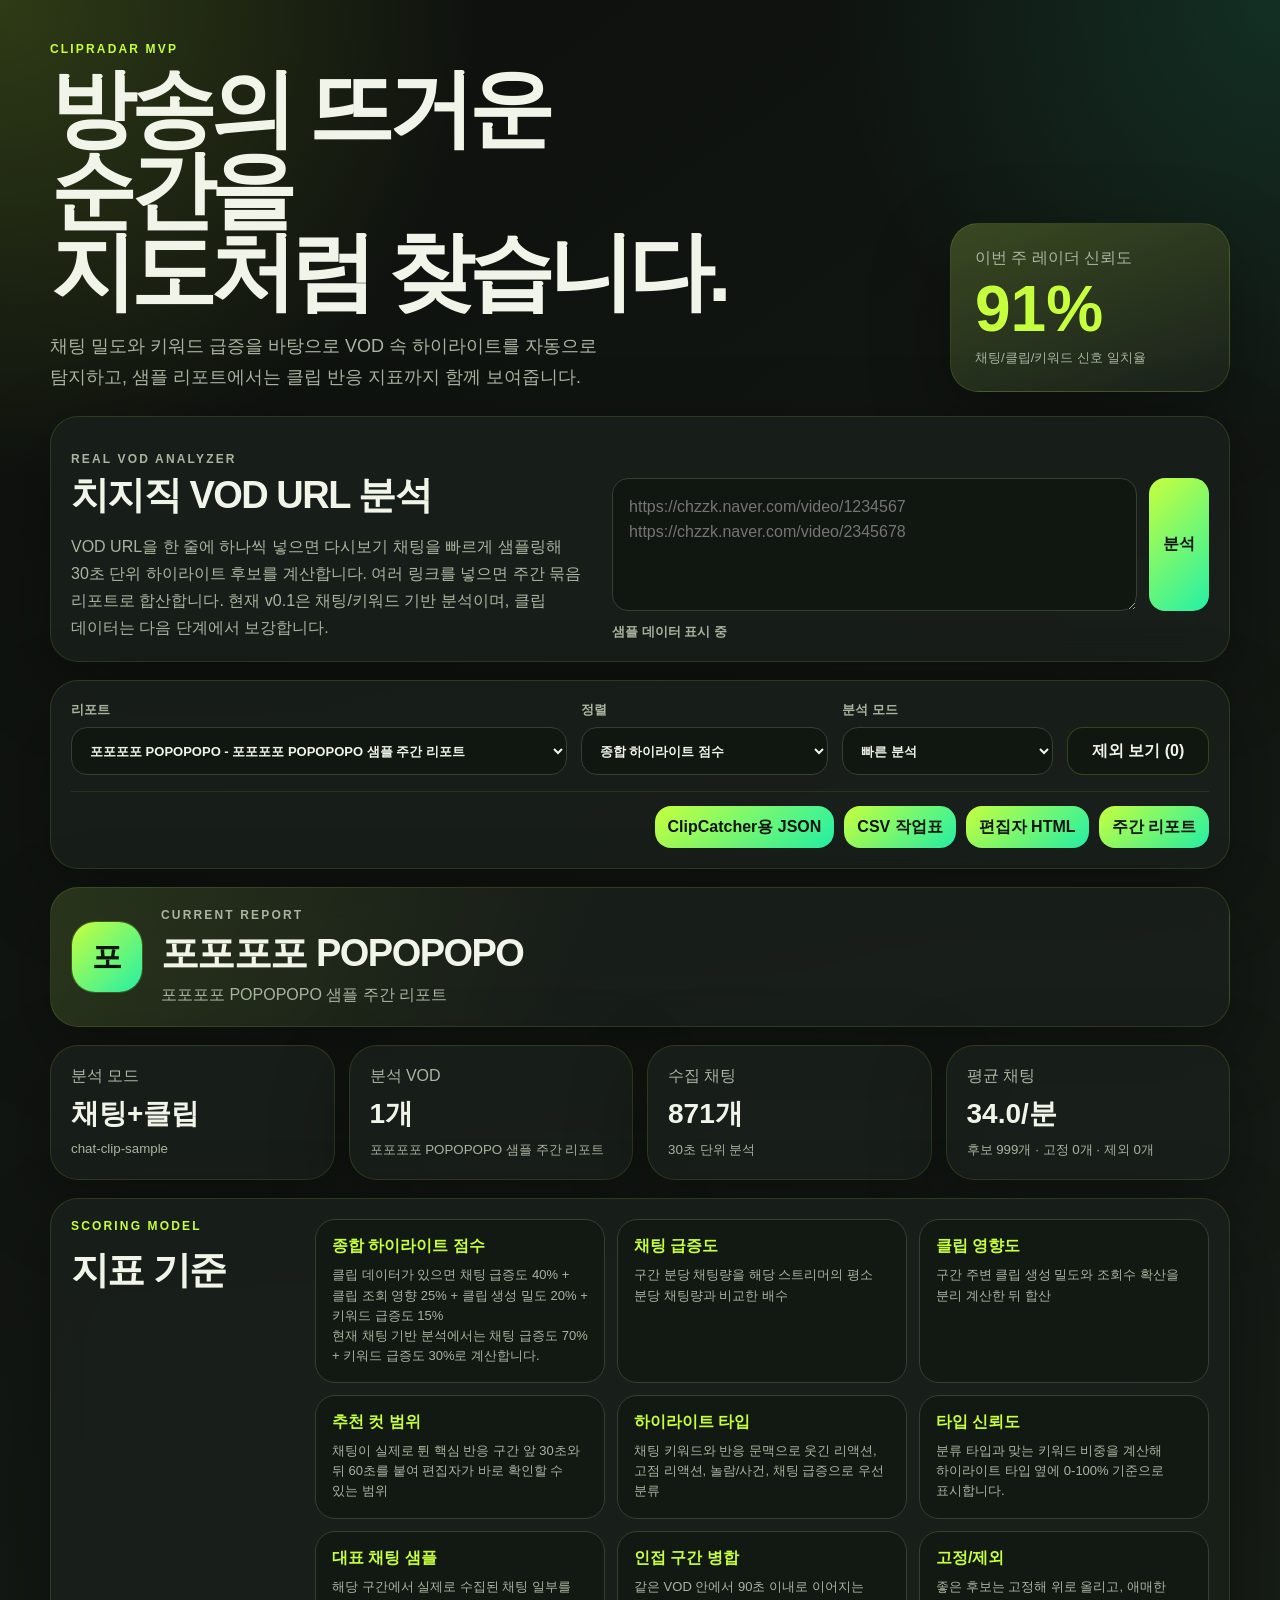
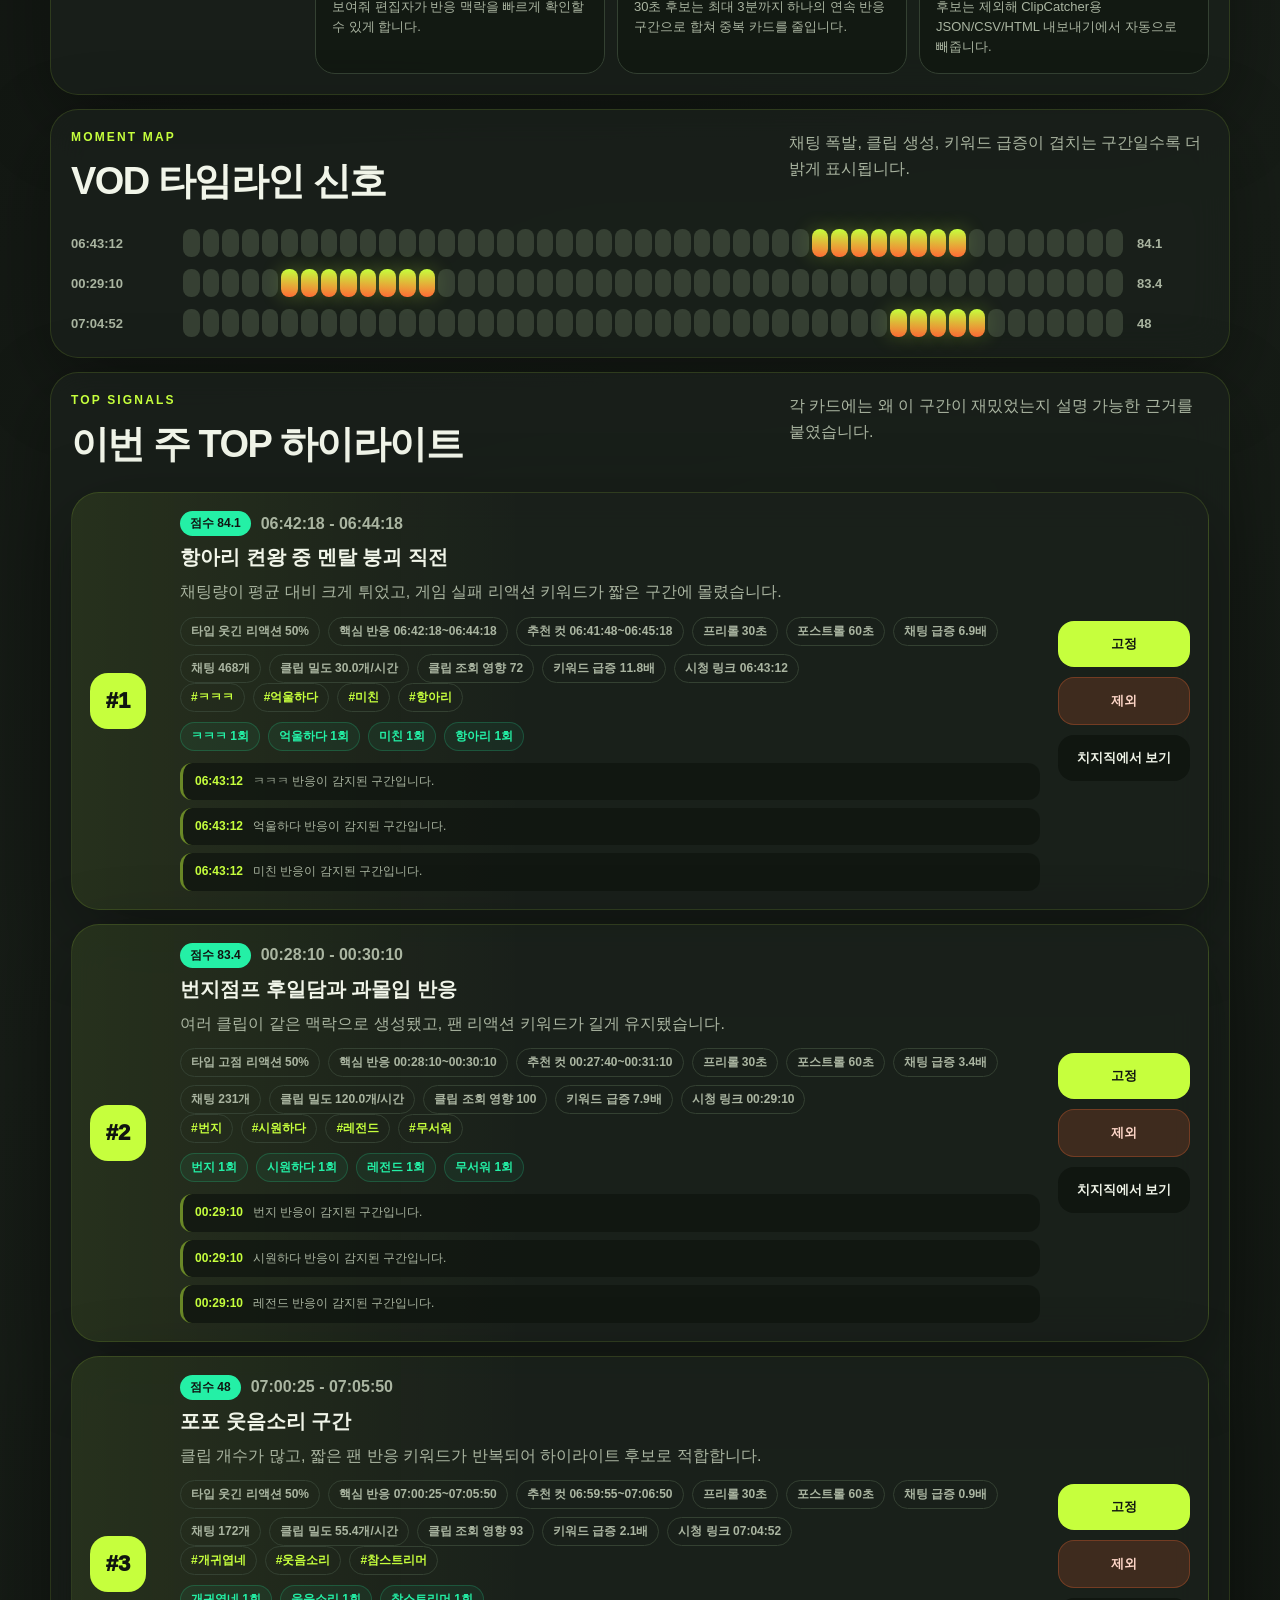
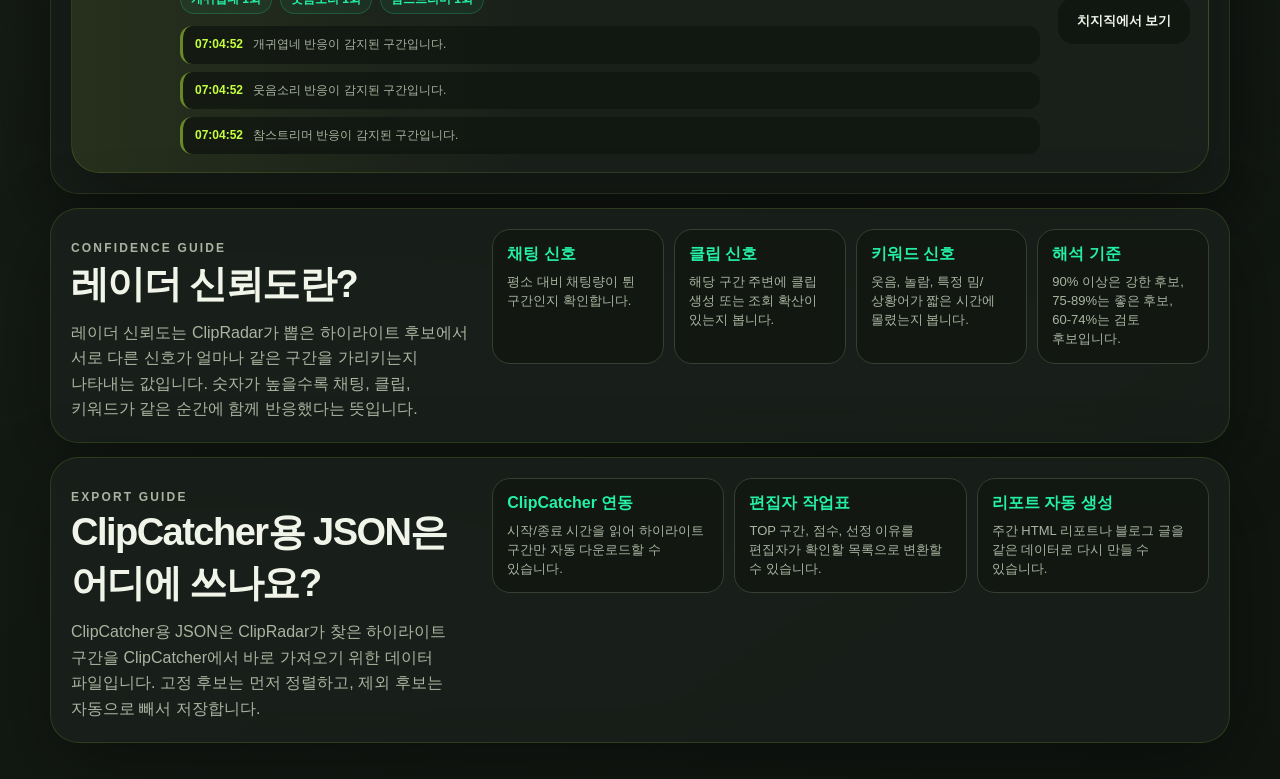
<file: index.html>
<!doctype html>
<html lang="ko">
  <head>
    <meta charset="utf-8" />
    <meta name="viewport" content="width=device-width, initial-scale=1" />
    <title>ClipRadar MVP</title>
    <link rel="stylesheet" href="./styles.css" />
  </head>
  <body>
    <main class="shell">
      <section class="hero">
        <div>
          <p class="eyebrow">ClipRadar MVP</p>
          <h1>방송의 뜨거운 순간을<br />지도처럼 찾습니다.</h1>
          <p class="hero-copy">
            채팅 밀도와 키워드 급증을 바탕으로 VOD 속 하이라이트를 자동으로
            탐지하고, 샘플 리포트에서는 클립 반응 지표까지 함께 보여줍니다.
          </p>
        </div>
        <aside class="score-card">
          <span>이번 주 레이더 신뢰도</span>
          <strong id="confidenceScore">--</strong>
          <small>채팅/클립/키워드 신호 일치율</small>
        </aside>
      </section>

      <section class="analyzer panel">
        <div>
          <p class="eyebrow">Real VOD Analyzer</p>
          <h2>치지직 VOD URL 분석</h2>
          <p>
            VOD URL을 한 줄에 하나씩 넣으면 다시보기 채팅을 빠르게 샘플링해 30초 단위 하이라이트 후보를 계산합니다.
            여러 링크를 넣으면 주간 묶음 리포트로 합산합니다.
            현재 v0.1은 채팅/키워드 기반 분석이며, 클립 데이터는 다음 단계에서 보강합니다.
          </p>
        </div>
        <div class="analyzer-form">
          <textarea id="vodUrlInput" rows="4" placeholder="https://chzzk.naver.com/video/1234567&#10;https://chzzk.naver.com/video/2345678"></textarea>
          <button id="analyzeButton" type="button">분석</button>
          <span id="analyzeStatus">샘플 데이터 표시 중</span>
        </div>
      </section>

      <section class="controls panel">
        <div class="control-filters">
          <label class="control-report">
            리포트
            <select id="streamerSelect"></select>
          </label>
          <label>
            정렬
            <select id="sortSelect">
              <option value="score">종합 하이라이트 점수</option>
              <option value="chat">채팅 급증도</option>
              <option value="clips">클립 영향도</option>
            </select>
          </label>
          <label>
            분석 모드
            <select id="analysisModeSelect">
              <option value="quick">빠른 분석</option>
              <option value="precise">정밀 분석</option>
            </select>
          </label>
          <button id="toggleExcludedButton" type="button">제외 보기 (0)</button>
        </div>
        <div class="control-actions" aria-label="내보내기">
          <button id="exportClipCatcherJsonButton" type="button">ClipCatcher용 JSON</button>
          <button id="exportCsvButton" type="button">CSV 작업표</button>
          <button id="exportEditorHtmlButton" type="button">편집자 HTML</button>
          <button id="exportWeeklyHtmlButton" type="button">주간 리포트</button>
        </div>
      </section>

      <section class="streamer-strip panel" id="streamerStrip">
        <div class="streamer-avatar">
          <img id="streamerAvatarImage" alt="" />
          <span id="streamerAvatarFallback">C</span>
        </div>
        <div class="streamer-info">
          <p class="eyebrow">Current Report</p>
          <h2 id="streamerName">ClipRadar</h2>
          <p id="streamerReportTitle">리포트를 선택하거나 VOD를 분석하면 스트리머 정보가 표시됩니다.</p>
        </div>
      </section>

      <section class="summary-grid" id="summaryGrid"></section>

      <section class="metric-rules panel">
        <div>
          <p class="eyebrow">Scoring Model</p>
          <h2>지표 기준</h2>
        </div>
        <div class="rule-grid">
          <article>
            <strong>종합 하이라이트 점수</strong>
            <p>클립 데이터가 있으면 채팅 급증도 40% + 클립 조회 영향 25% + 클립 생성 밀도 20% + 키워드 급증도 15%</p>
            <p>현재 채팅 기반 분석에서는 채팅 급증도 70% + 키워드 급증도 30%로 계산합니다.</p>
          </article>
          <article>
            <strong>채팅 급증도</strong>
            <p>구간 분당 채팅량을 해당 스트리머의 평소 분당 채팅량과 비교한 배수</p>
          </article>
          <article>
            <strong>클립 영향도</strong>
            <p>구간 주변 클립 생성 밀도와 조회수 확산을 분리 계산한 뒤 합산</p>
          </article>
          <article>
            <strong>추천 컷 범위</strong>
            <p>채팅이 실제로 튄 핵심 반응 구간 앞 30초와 뒤 60초를 붙여 편집자가 바로 확인할 수 있는 범위</p>
          </article>
          <article>
            <strong>하이라이트 타입</strong>
            <p>채팅 키워드와 반응 문맥으로 웃긴 리액션, 고점 리액션, 놀람/사건, 채팅 급증으로 우선 분류</p>
          </article>
          <article>
            <strong>타입 신뢰도</strong>
            <p>분류 타입과 맞는 키워드 비중을 계산해 하이라이트 타입 옆에 0-100% 기준으로 표시합니다.</p>
          </article>
          <article>
            <strong>대표 채팅 샘플</strong>
            <p>해당 구간에서 실제로 수집된 채팅 일부를 보여줘 편집자가 반응 맥락을 빠르게 확인할 수 있게 합니다.</p>
          </article>
          <article>
            <strong>인접 구간 병합</strong>
            <p>같은 VOD 안에서 90초 이내로 이어지는 30초 후보는 최대 3분까지 하나의 연속 반응 구간으로 합쳐 중복 카드를 줄입니다.</p>
          </article>
          <article>
            <strong>고정/제외</strong>
            <p>좋은 후보는 고정해 위로 올리고, 애매한 후보는 제외해 ClipCatcher용 JSON/CSV/HTML 내보내기에서 자동으로 빼줍니다.</p>
          </article>
        </div>
      </section>

      <section class="panel">
        <div class="section-heading">
          <div>
            <p class="eyebrow" id="momentMapEyebrow">Moment Map</p>
            <h2 id="momentMapTitle">VOD 타임라인 신호</h2>
          </div>
          <p id="momentMapDescription">채팅 폭발, 클립 생성, 키워드 급증이 겹치는 구간일수록 더 밝게 표시됩니다.</p>
        </div>
        <div class="timeline-tabs" id="timelineTabs"></div>
        <div class="weekly-overview" id="weeklyOverview"></div>
        <div class="timeline" id="timeline"></div>
      </section>

      <section class="panel">
        <div class="section-heading">
          <div>
            <p class="eyebrow">Top Signals</p>
            <h2>이번 주 TOP 하이라이트</h2>
          </div>
          <p>각 카드에는 왜 이 구간이 재밌었는지 설명 가능한 근거를 붙였습니다.</p>
        </div>
        <div class="moments" id="moments"></div>
      </section>

      <section class="confidence-guide panel">
        <div>
          <p class="eyebrow">Confidence Guide</p>
          <h2>레이더 신뢰도란?</h2>
          <p>
            레이더 신뢰도는 ClipRadar가 뽑은 하이라이트 후보에서 서로 다른 신호가
            얼마나 같은 구간을 가리키는지 나타내는 값입니다. 숫자가 높을수록
            채팅, 클립, 키워드가 같은 순간에 함께 반응했다는 뜻입니다.
          </p>
        </div>
        <div class="confidence-grid">
          <article>
            <strong>채팅 신호</strong>
            <p>평소 대비 채팅량이 튄 구간인지 확인합니다.</p>
          </article>
          <article>
            <strong>클립 신호</strong>
            <p>해당 구간 주변에 클립 생성 또는 조회 확산이 있는지 봅니다.</p>
          </article>
          <article>
            <strong>키워드 신호</strong>
            <p>웃음, 놀람, 특정 밈/상황어가 짧은 시간에 몰렸는지 봅니다.</p>
          </article>
          <article>
            <strong>해석 기준</strong>
            <p>90% 이상은 강한 후보, 75-89%는 좋은 후보, 60-74%는 검토 후보입니다.</p>
          </article>
        </div>
      </section>

      <section class="export-guide panel">
        <div>
          <p class="eyebrow">Export Guide</p>
          <h2>ClipCatcher용 JSON은 어디에 쓰나요?</h2>
          <p>
            ClipCatcher용 JSON은 ClipRadar가 찾은 하이라이트 구간을 ClipCatcher에서
            바로 가져오기 위한 데이터 파일입니다. 고정 후보는 먼저 정렬하고, 제외 후보는
            자동으로 빼서 저장합니다.
          </p>
        </div>
        <div class="export-uses">
          <article>
            <strong>ClipCatcher 연동</strong>
            <p>시작/종료 시간을 읽어 하이라이트 구간만 자동 다운로드할 수 있습니다.</p>
          </article>
          <article>
            <strong>편집자 작업표</strong>
            <p>TOP 구간, 점수, 선정 이유를 편집자가 확인할 목록으로 변환할 수 있습니다.</p>
          </article>
          <article>
            <strong>리포트 자동 생성</strong>
            <p>주간 HTML 리포트나 블로그 글을 같은 데이터로 다시 만들 수 있습니다.</p>
          </article>
        </div>
      </section>
    </main>

    <template id="summaryTemplate">
      <article class="summary-card">
        <span></span>
        <strong></strong>
        <small></small>
      </article>
    </template>

    <template id="momentTemplate">
      <article class="moment-card">
        <div class="rank"></div>
        <div class="moment-main">
          <div class="moment-topline">
            <span class="badge"></span>
            <span class="time"></span>
          </div>
          <h3></h3>
          <p class="reason"></p>
          <div class="metrics"></div>
          <div class="keywords"></div>
          <div class="evidence-keywords"></div>
          <div class="chat-samples"></div>
        </div>
        <div class="review-actions">
          <button class="pin-button" type="button">고정</button>
          <button class="exclude-button" type="button">제외</button>
          <a target="_blank" rel="noreferrer">치지직에서 보기</a>
        </div>
      </article>
    </template>

    <script src="./sample-data.js"></script>
    <script src="./app.js"></script>
  </body>
</html>
</file>
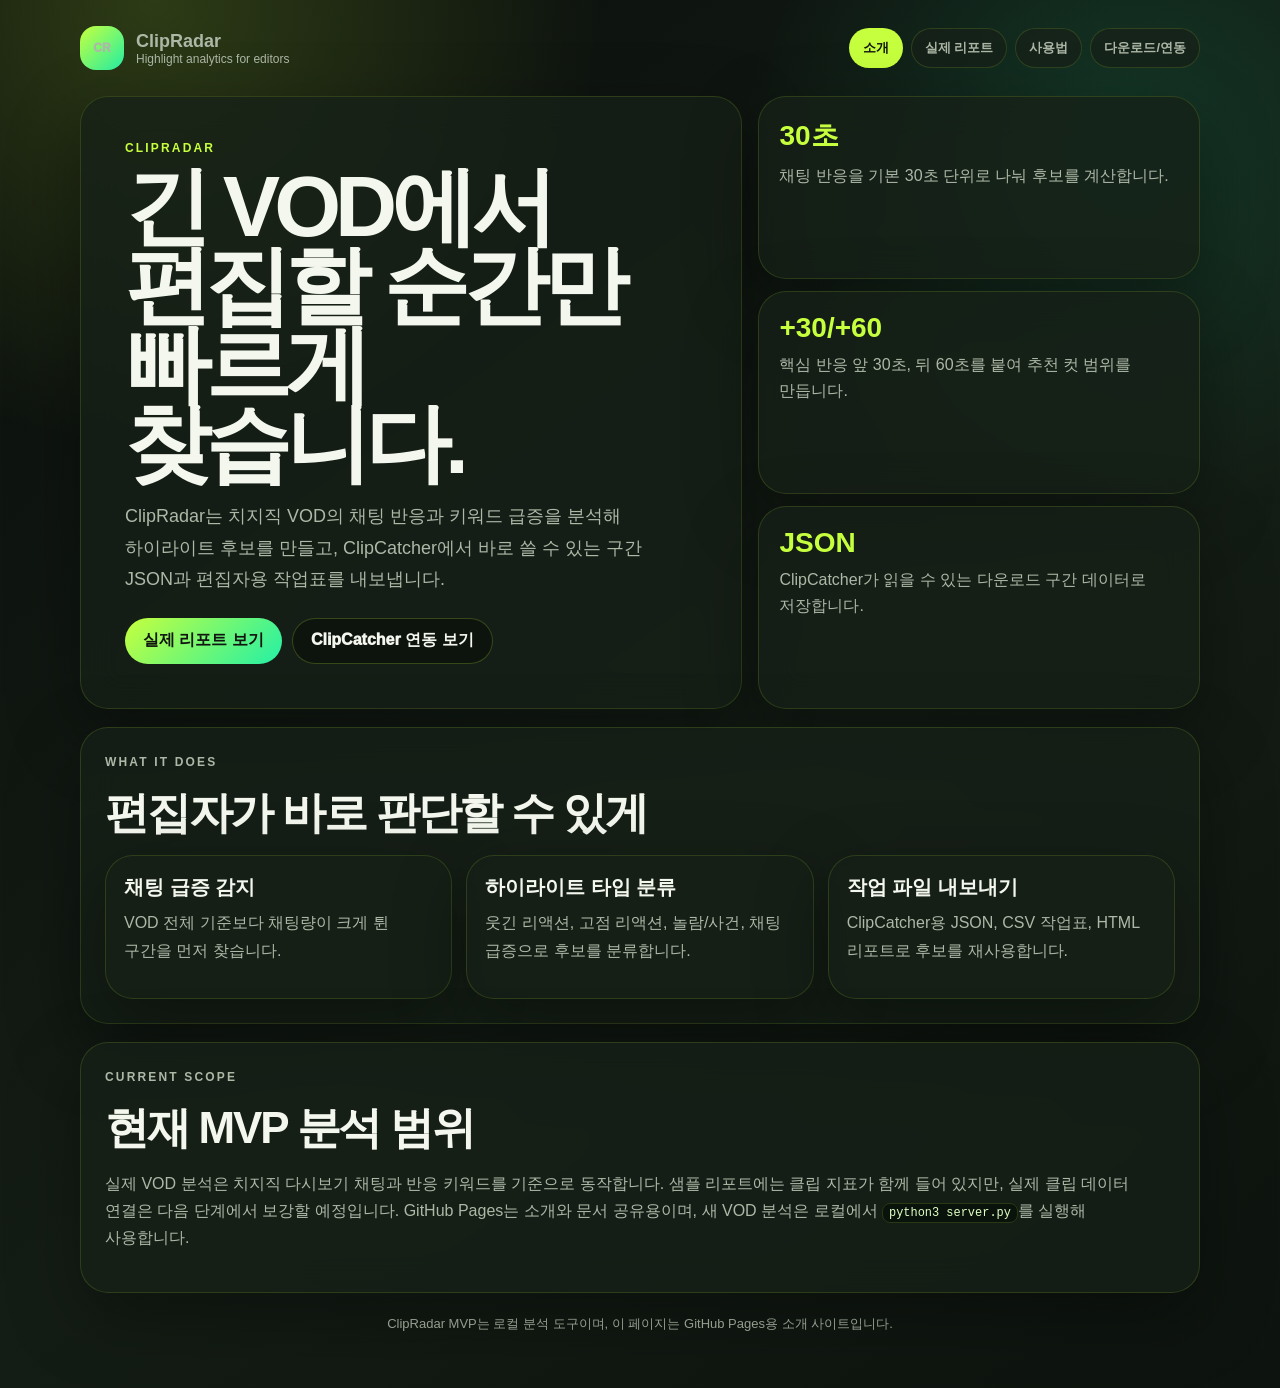
<file: docs/index.html>
<!doctype html>
<html lang="ko">
  <head>
    <meta charset="utf-8" />
    <meta name="viewport" content="width=device-width, initial-scale=1" />
    <title>ClipRadar - 방송 하이라이트 분석</title>
    <link rel="stylesheet" href="./assets/site.css" />
  </head>
  <body>
    <main class="site-shell">
      <nav class="site-nav">
        <a class="brand" href="./index.html">
          <span class="brand-mark">CR</span>
          <span><strong>ClipRadar</strong><span>Highlight analytics for editors</span></span>
        </a>
        <div class="nav-links">
          <a class="active" href="./index.html">소개</a>
          <a href="./sample-report.html">실제 리포트</a>
          <a href="./usage.html">사용법</a>
          <a href="./integration.html">다운로드/연동</a>
        </div>
      </nav>

      <section class="hero">
        <div class="hero-main panel">
          <p class="eyebrow">ClipRadar</p>
          <h1>긴 VOD에서<br />편집할 순간만 빠르게 찾습니다.</h1>
          <p class="lead">
            ClipRadar는 치지직 VOD의 채팅 반응과 키워드 급증을 분석해 하이라이트 후보를 만들고,
            ClipCatcher에서 바로 쓸 수 있는 구간 JSON과 편집자용 작업표를 내보냅니다.
          </p>
          <div class="cta-row">
            <a class="button" href="./sample-report.html">실제 리포트 보기</a>
            <a class="button secondary" href="./integration.html">ClipCatcher 연동 보기</a>
          </div>
        </div>
        <aside class="hero-side">
          <article class="mini-card">
            <strong>30초</strong>
            <span>채팅 반응을 기본 30초 단위로 나눠 후보를 계산합니다.</span>
          </article>
          <article class="mini-card">
            <strong>+30/+60</strong>
            <span>핵심 반응 앞 30초, 뒤 60초를 붙여 추천 컷 범위를 만듭니다.</span>
          </article>
          <article class="mini-card">
            <strong>JSON</strong>
            <span>ClipCatcher가 읽을 수 있는 다운로드 구간 데이터로 저장합니다.</span>
          </article>
        </aside>
      </section>

      <section class="section panel">
        <p class="eyebrow">What It Does</p>
        <h2>편집자가 바로 판단할 수 있게</h2>
        <div class="grid">
          <article class="step-card">
            <h3>채팅 급증 감지</h3>
            <p>VOD 전체 기준보다 채팅량이 크게 튄 구간을 먼저 찾습니다.</p>
          </article>
          <article class="step-card">
            <h3>하이라이트 타입 분류</h3>
            <p>웃긴 리액션, 고점 리액션, 놀람/사건, 채팅 급증으로 후보를 분류합니다.</p>
          </article>
          <article class="step-card">
            <h3>작업 파일 내보내기</h3>
            <p>ClipCatcher용 JSON, CSV 작업표, HTML 리포트로 후보를 재사용합니다.</p>
          </article>
        </div>
      </section>

      <section class="section panel">
        <p class="eyebrow">Current Scope</p>
        <h2>현재 MVP 분석 범위</h2>
        <p>
          실제 VOD 분석은 치지직 다시보기 채팅과 반응 키워드를 기준으로 동작합니다.
          샘플 리포트에는 클립 지표가 함께 들어 있지만, 실제 클립 데이터 연결은 다음 단계에서 보강할 예정입니다.
          GitHub Pages는 소개와 문서 공유용이며, 새 VOD 분석은 로컬에서 <code>python3 server.py</code>를 실행해 사용합니다.
        </p>
      </section>

      <p class="footer">ClipRadar MVP는 로컬 분석 도구이며, 이 페이지는 GitHub Pages용 소개 사이트입니다.</p>
    </main>
  </body>
</html>
</file>
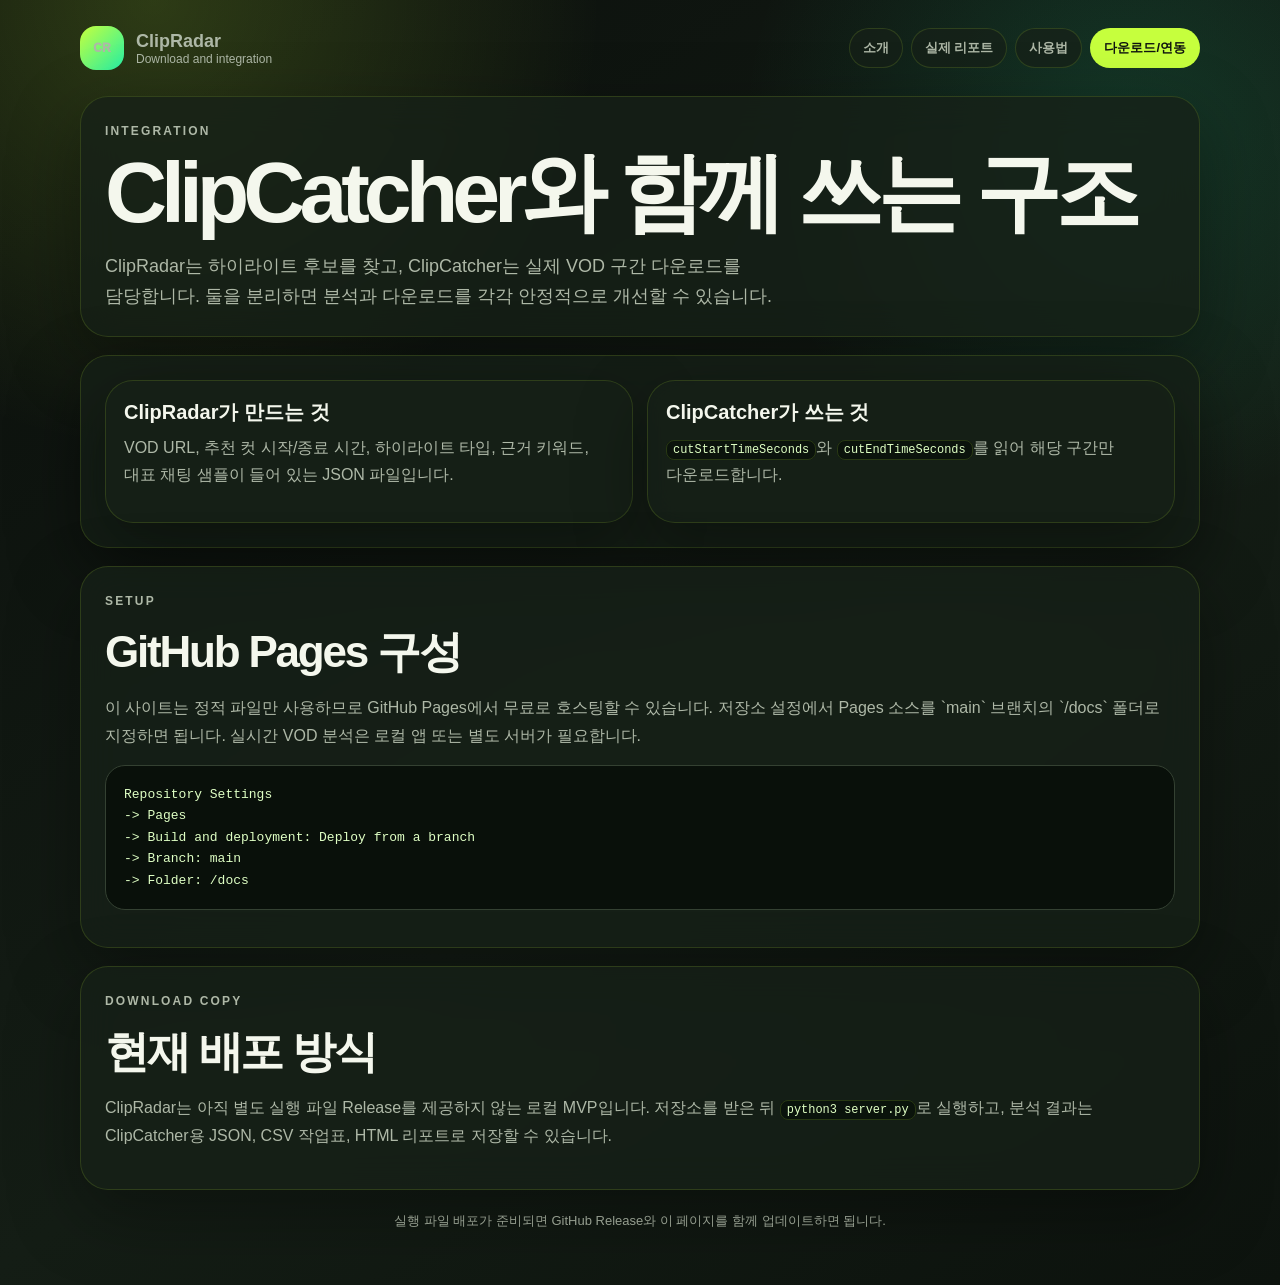
<file: docs/integration.html>
<!doctype html>
<html lang="ko">
  <head>
    <meta charset="utf-8" />
    <meta name="viewport" content="width=device-width, initial-scale=1" />
    <title>ClipRadar - 다운로드/연동</title>
    <link rel="stylesheet" href="./assets/site.css" />
  </head>
  <body>
    <main class="site-shell">
      <nav class="site-nav">
        <a class="brand" href="./index.html">
          <span class="brand-mark">CR</span>
          <span><strong>ClipRadar</strong><span>Download and integration</span></span>
        </a>
        <div class="nav-links">
          <a href="./index.html">소개</a>
          <a href="./sample-report.html">실제 리포트</a>
          <a href="./usage.html">사용법</a>
          <a class="active" href="./integration.html">다운로드/연동</a>
        </div>
      </nav>

      <section class="section panel">
        <p class="eyebrow">Integration</p>
        <h1>ClipCatcher와 함께 쓰는 구조</h1>
        <p class="lead">
          ClipRadar는 하이라이트 후보를 찾고, ClipCatcher는 실제 VOD 구간 다운로드를 담당합니다.
          둘을 분리하면 분석과 다운로드를 각각 안정적으로 개선할 수 있습니다.
        </p>
      </section>

      <section class="section panel">
        <div class="grid two">
          <article class="step-card">
            <h3>ClipRadar가 만드는 것</h3>
            <p>VOD URL, 추천 컷 시작/종료 시간, 하이라이트 타입, 근거 키워드, 대표 채팅 샘플이 들어 있는 JSON 파일입니다.</p>
          </article>
          <article class="step-card">
            <h3>ClipCatcher가 쓰는 것</h3>
            <p><code>cutStartTimeSeconds</code>와 <code>cutEndTimeSeconds</code>를 읽어 해당 구간만 다운로드합니다.</p>
          </article>
        </div>
      </section>

      <section class="section panel">
        <p class="eyebrow">Setup</p>
        <h2>GitHub Pages 구성</h2>
        <p>
          이 사이트는 정적 파일만 사용하므로 GitHub Pages에서 무료로 호스팅할 수 있습니다.
          저장소 설정에서 Pages 소스를 `main` 브랜치의 `/docs` 폴더로 지정하면 됩니다.
          실시간 VOD 분석은 로컬 앱 또는 별도 서버가 필요합니다.
        </p>
        <pre class="code-box">Repository Settings
-> Pages
-> Build and deployment: Deploy from a branch
-> Branch: main
-> Folder: /docs</pre>
      </section>

      <section class="section panel">
        <p class="eyebrow">Download Copy</p>
        <h2>현재 배포 방식</h2>
        <p>
          ClipRadar는 아직 별도 실행 파일 Release를 제공하지 않는 로컬 MVP입니다.
          저장소를 받은 뒤 <code>python3 server.py</code>로 실행하고, 분석 결과는 ClipCatcher용 JSON, CSV 작업표, HTML 리포트로 저장할 수 있습니다.
        </p>
      </section>

      <p class="footer">실행 파일 배포가 준비되면 GitHub Release와 이 페이지를 함께 업데이트하면 됩니다.</p>
    </main>
  </body>
</html>
</file>
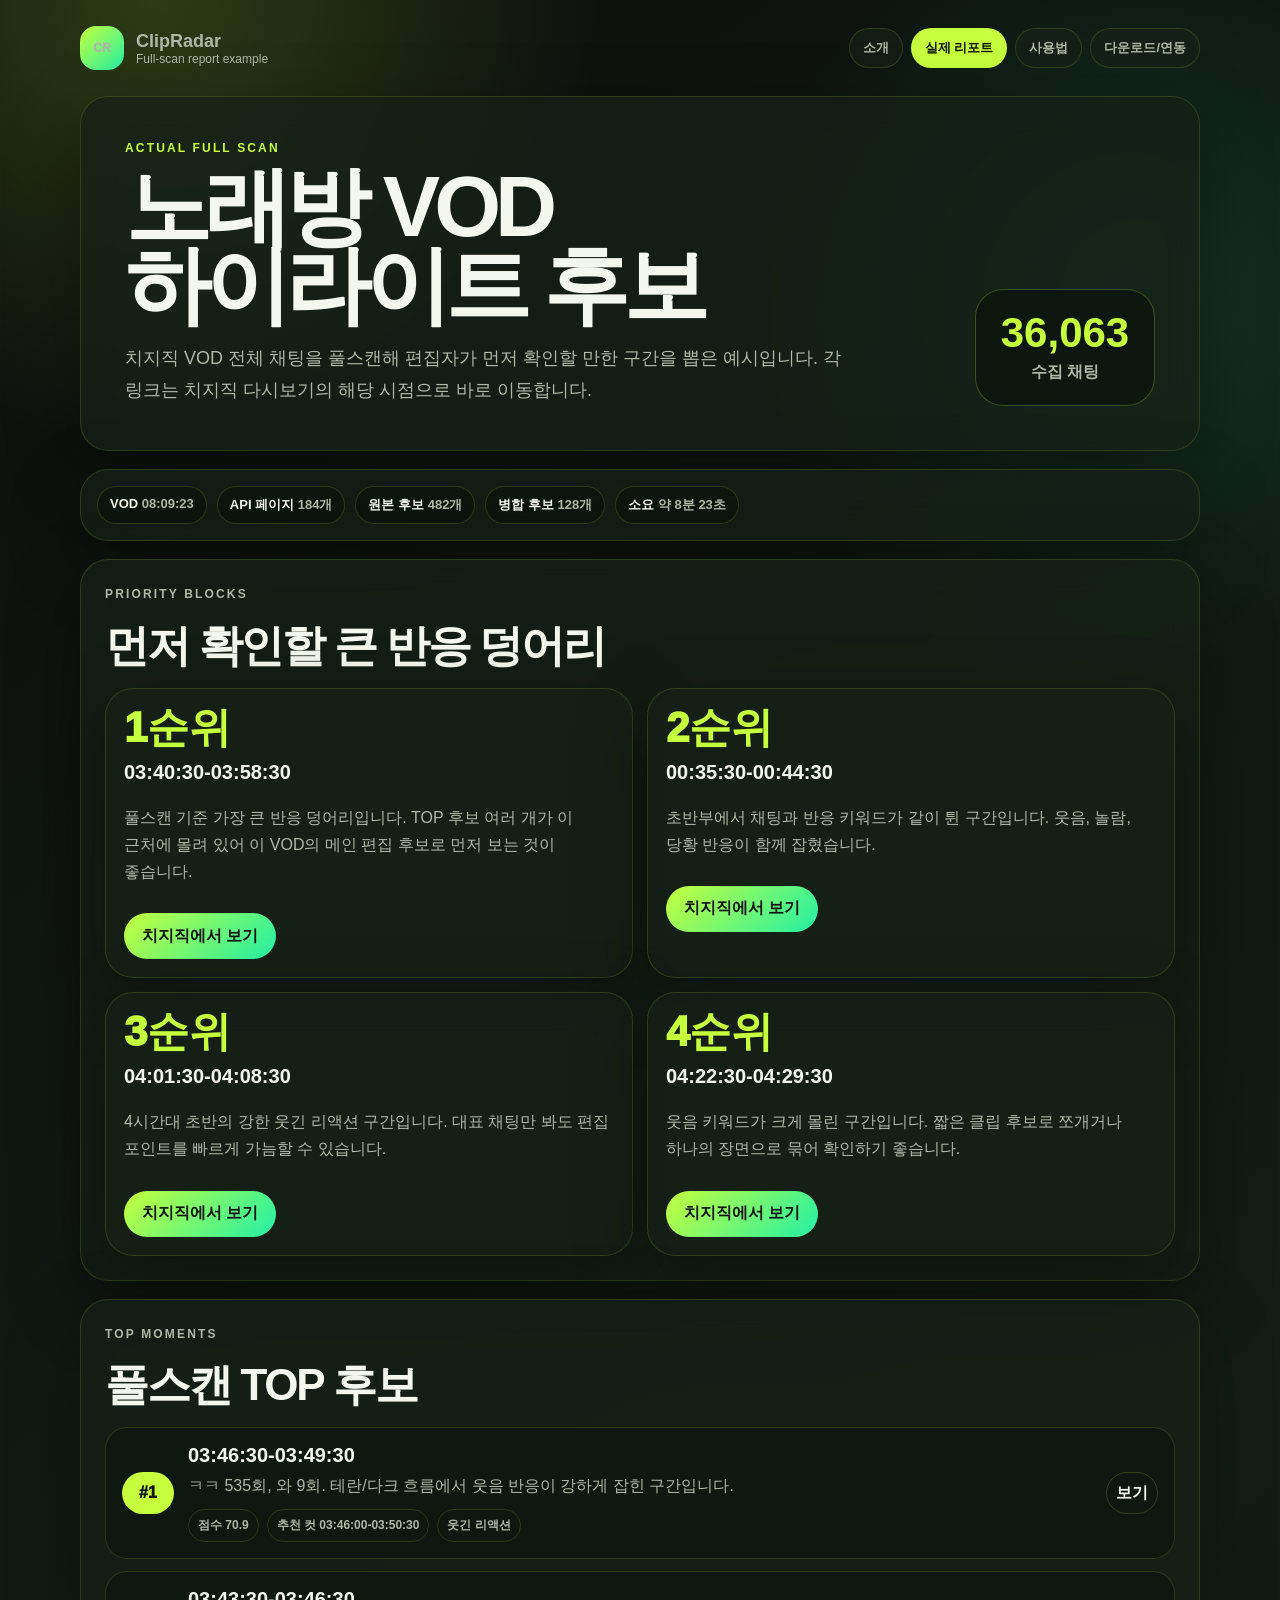
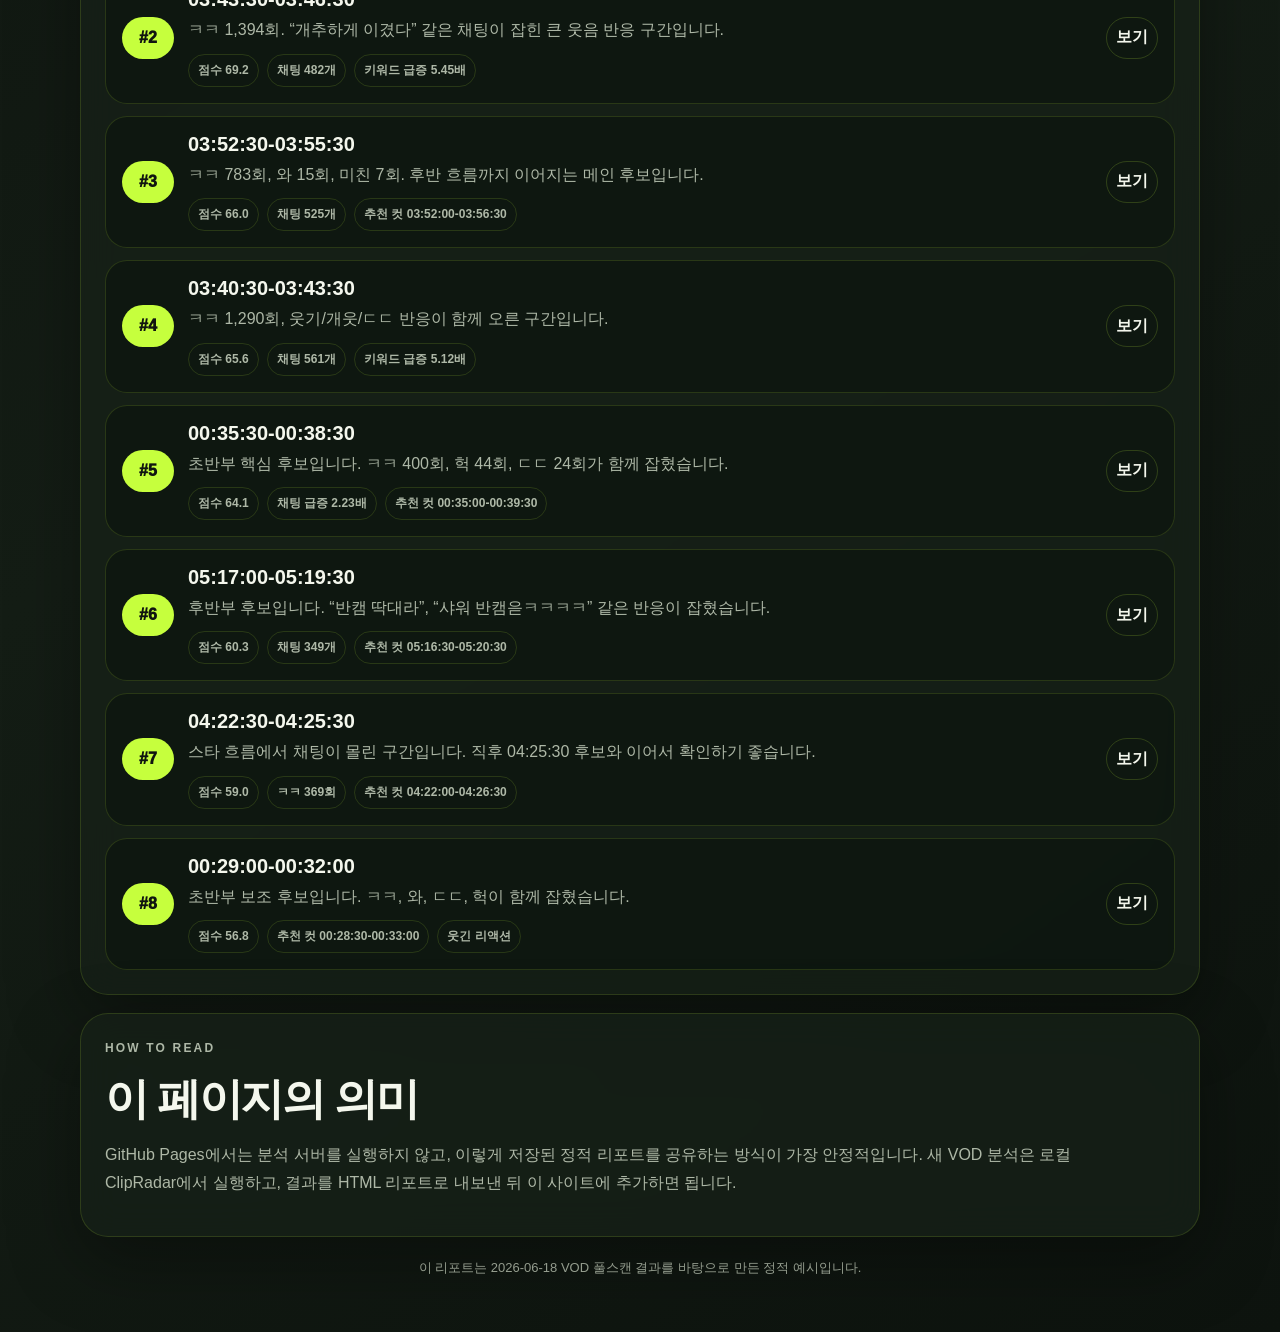
<file: docs/sample-report.html>
<!doctype html>
<html lang="ko">
  <head>
    <meta charset="utf-8" />
    <meta name="viewport" content="width=device-width, initial-scale=1" />
    <title>ClipRadar - 실제 리포트 예시</title>
    <link rel="stylesheet" href="./assets/site.css" />
  </head>
  <body>
    <main class="site-shell">
      <nav class="site-nav">
        <a class="brand" href="./index.html">
          <span class="brand-mark">CR</span>
          <span><strong>ClipRadar</strong><span>Full-scan report example</span></span>
        </a>
        <div class="nav-links">
          <a href="./index.html">소개</a>
          <a class="active" href="./sample-report.html">실제 리포트</a>
          <a href="./usage.html">사용법</a>
          <a href="./integration.html">다운로드/연동</a>
        </div>
      </nav>

      <section class="report-hero panel">
        <div>
          <p class="eyebrow">Actual Full Scan</p>
          <h1>노래방 VOD 하이라이트 후보</h1>
          <p class="lead">
            치지직 VOD 전체 채팅을 풀스캔해 편집자가 먼저 확인할 만한 구간을 뽑은 예시입니다.
            각 링크는 치지직 다시보기의 해당 시점으로 바로 이동합니다.
          </p>
        </div>
        <div class="scan-badge">
          <strong>36,063</strong>
          <span>수집 채팅</span>
        </div>
      </section>

      <section class="section panel compact-section">
        <div class="stat-strip">
          <span><strong>VOD</strong> 08:09:23</span>
          <span><strong>API 페이지</strong> 184개</span>
          <span><strong>원본 후보</strong> 482개</span>
          <span><strong>병합 후보</strong> 128개</span>
          <span><strong>소요</strong> 약 8분 23초</span>
        </div>
      </section>

      <section class="section panel">
        <p class="eyebrow">Priority Blocks</p>
        <h2>먼저 확인할 큰 반응 덩어리</h2>
        <div class="grid two">
          <article class="report-card feature-card">
            <div class="score">1순위</div>
            <h3>03:40:30-03:58:30</h3>
            <p>
              풀스캔 기준 가장 큰 반응 덩어리입니다. TOP 후보 여러 개가 이 근처에 몰려 있어
              이 VOD의 메인 편집 후보로 먼저 보는 것이 좋습니다.
            </p>
            <a class="button" href="https://chzzk.naver.com/video/13757714?t=03:40:30" target="_blank" rel="noreferrer">
              치지직에서 보기
            </a>
          </article>
          <article class="report-card feature-card">
            <div class="score">2순위</div>
            <h3>00:35:30-00:44:30</h3>
            <p>
              초반부에서 채팅과 반응 키워드가 같이 튄 구간입니다.
              웃음, 놀람, 당황 반응이 함께 잡혔습니다.
            </p>
            <a class="button" href="https://chzzk.naver.com/video/13757714?t=00:35:30" target="_blank" rel="noreferrer">
              치지직에서 보기
            </a>
          </article>
          <article class="report-card feature-card">
            <div class="score">3순위</div>
            <h3>04:01:30-04:08:30</h3>
            <p>
              4시간대 초반의 강한 웃긴 리액션 구간입니다.
              대표 채팅만 봐도 편집 포인트를 빠르게 가늠할 수 있습니다.
            </p>
            <a class="button" href="https://chzzk.naver.com/video/13757714?t=04:01:30" target="_blank" rel="noreferrer">
              치지직에서 보기
            </a>
          </article>
          <article class="report-card feature-card">
            <div class="score">4순위</div>
            <h3>04:22:30-04:29:30</h3>
            <p>
              웃음 키워드가 크게 몰린 구간입니다.
              짧은 클립 후보로 쪼개거나 하나의 장면으로 묶어 확인하기 좋습니다.
            </p>
            <a class="button" href="https://chzzk.naver.com/video/13757714?t=04:22:30" target="_blank" rel="noreferrer">
              치지직에서 보기
            </a>
          </article>
        </div>
      </section>

      <section class="section panel">
        <p class="eyebrow">Top Moments</p>
        <h2>풀스캔 TOP 후보</h2>
        <div class="moment-list">
          <article class="moment-row">
            <span class="rank-pill">#1</span>
            <div>
              <h3>03:46:30-03:49:30</h3>
              <p>ㅋㅋ 535회, 와 9회. 테란/다크 흐름에서 웃음 반응이 강하게 잡힌 구간입니다.</p>
              <div class="report-meta">
                <span>점수 70.9</span>
                <span>추천 컷 03:46:00-03:50:30</span>
                <span>웃긴 리액션</span>
              </div>
            </div>
            <a class="moment-link" href="https://chzzk.naver.com/video/13757714?t=03:46:30" target="_blank" rel="noreferrer">보기</a>
          </article>

          <article class="moment-row">
            <span class="rank-pill">#2</span>
            <div>
              <h3>03:43:30-03:46:30</h3>
              <p>ㅋㅋ 1,394회. “개추하게 이겼다” 같은 채팅이 잡힌 큰 웃음 반응 구간입니다.</p>
              <div class="report-meta">
                <span>점수 69.2</span>
                <span>채팅 482개</span>
                <span>키워드 급증 5.45배</span>
              </div>
            </div>
            <a class="moment-link" href="https://chzzk.naver.com/video/13757714?t=03:43:30" target="_blank" rel="noreferrer">보기</a>
          </article>

          <article class="moment-row">
            <span class="rank-pill">#3</span>
            <div>
              <h3>03:52:30-03:55:30</h3>
              <p>ㅋㅋ 783회, 와 15회, 미친 7회. 후반 흐름까지 이어지는 메인 후보입니다.</p>
              <div class="report-meta">
                <span>점수 66.0</span>
                <span>채팅 525개</span>
                <span>추천 컷 03:52:00-03:56:30</span>
              </div>
            </div>
            <a class="moment-link" href="https://chzzk.naver.com/video/13757714?t=03:52:30" target="_blank" rel="noreferrer">보기</a>
          </article>

          <article class="moment-row">
            <span class="rank-pill">#4</span>
            <div>
              <h3>03:40:30-03:43:30</h3>
              <p>ㅋㅋ 1,290회, 웃기/개웃/ㄷㄷ 반응이 함께 오른 구간입니다.</p>
              <div class="report-meta">
                <span>점수 65.6</span>
                <span>채팅 561개</span>
                <span>키워드 급증 5.12배</span>
              </div>
            </div>
            <a class="moment-link" href="https://chzzk.naver.com/video/13757714?t=03:40:30" target="_blank" rel="noreferrer">보기</a>
          </article>

          <article class="moment-row">
            <span class="rank-pill">#5</span>
            <div>
              <h3>00:35:30-00:38:30</h3>
              <p>초반부 핵심 후보입니다. ㅋㅋ 400회, 헉 44회, ㄷㄷ 24회가 함께 잡혔습니다.</p>
              <div class="report-meta">
                <span>점수 64.1</span>
                <span>채팅 급증 2.23배</span>
                <span>추천 컷 00:35:00-00:39:30</span>
              </div>
            </div>
            <a class="moment-link" href="https://chzzk.naver.com/video/13757714?t=00:35:30" target="_blank" rel="noreferrer">보기</a>
          </article>

          <article class="moment-row">
            <span class="rank-pill">#6</span>
            <div>
              <h3>05:17:00-05:19:30</h3>
              <p>후반부 후보입니다. “반캠 딱대라”, “샤워 반캠읃ㅋㅋㅋㅋ” 같은 반응이 잡혔습니다.</p>
              <div class="report-meta">
                <span>점수 60.3</span>
                <span>채팅 349개</span>
                <span>추천 컷 05:16:30-05:20:30</span>
              </div>
            </div>
            <a class="moment-link" href="https://chzzk.naver.com/video/13757714?t=05:17:00" target="_blank" rel="noreferrer">보기</a>
          </article>

          <article class="moment-row">
            <span class="rank-pill">#7</span>
            <div>
              <h3>04:22:30-04:25:30</h3>
              <p>스타 흐름에서 채팅이 몰린 구간입니다. 직후 04:25:30 후보와 이어서 확인하기 좋습니다.</p>
              <div class="report-meta">
                <span>점수 59.0</span>
                <span>ㅋㅋ 369회</span>
                <span>추천 컷 04:22:00-04:26:30</span>
              </div>
            </div>
            <a class="moment-link" href="https://chzzk.naver.com/video/13757714?t=04:22:30" target="_blank" rel="noreferrer">보기</a>
          </article>

          <article class="moment-row">
            <span class="rank-pill">#8</span>
            <div>
              <h3>00:29:00-00:32:00</h3>
              <p>초반부 보조 후보입니다. ㅋㅋ, 와, ㄷㄷ, 헉이 함께 잡혔습니다.</p>
              <div class="report-meta">
                <span>점수 56.8</span>
                <span>추천 컷 00:28:30-00:33:00</span>
                <span>웃긴 리액션</span>
              </div>
            </div>
            <a class="moment-link" href="https://chzzk.naver.com/video/13757714?t=00:29:00" target="_blank" rel="noreferrer">보기</a>
          </article>
        </div>
      </section>

      <section class="section panel">
        <p class="eyebrow">How To Read</p>
        <h2>이 페이지의 의미</h2>
        <p>
          GitHub Pages에서는 분석 서버를 실행하지 않고, 이렇게 저장된 정적 리포트를 공유하는 방식이 가장 안정적입니다.
          새 VOD 분석은 로컬 ClipRadar에서 실행하고, 결과를 HTML 리포트로 내보낸 뒤 이 사이트에 추가하면 됩니다.
        </p>
      </section>

      <p class="footer">이 리포트는 2026-06-18 VOD 풀스캔 결과를 바탕으로 만든 정적 예시입니다.</p>
    </main>
  </body>
</html>
</file>
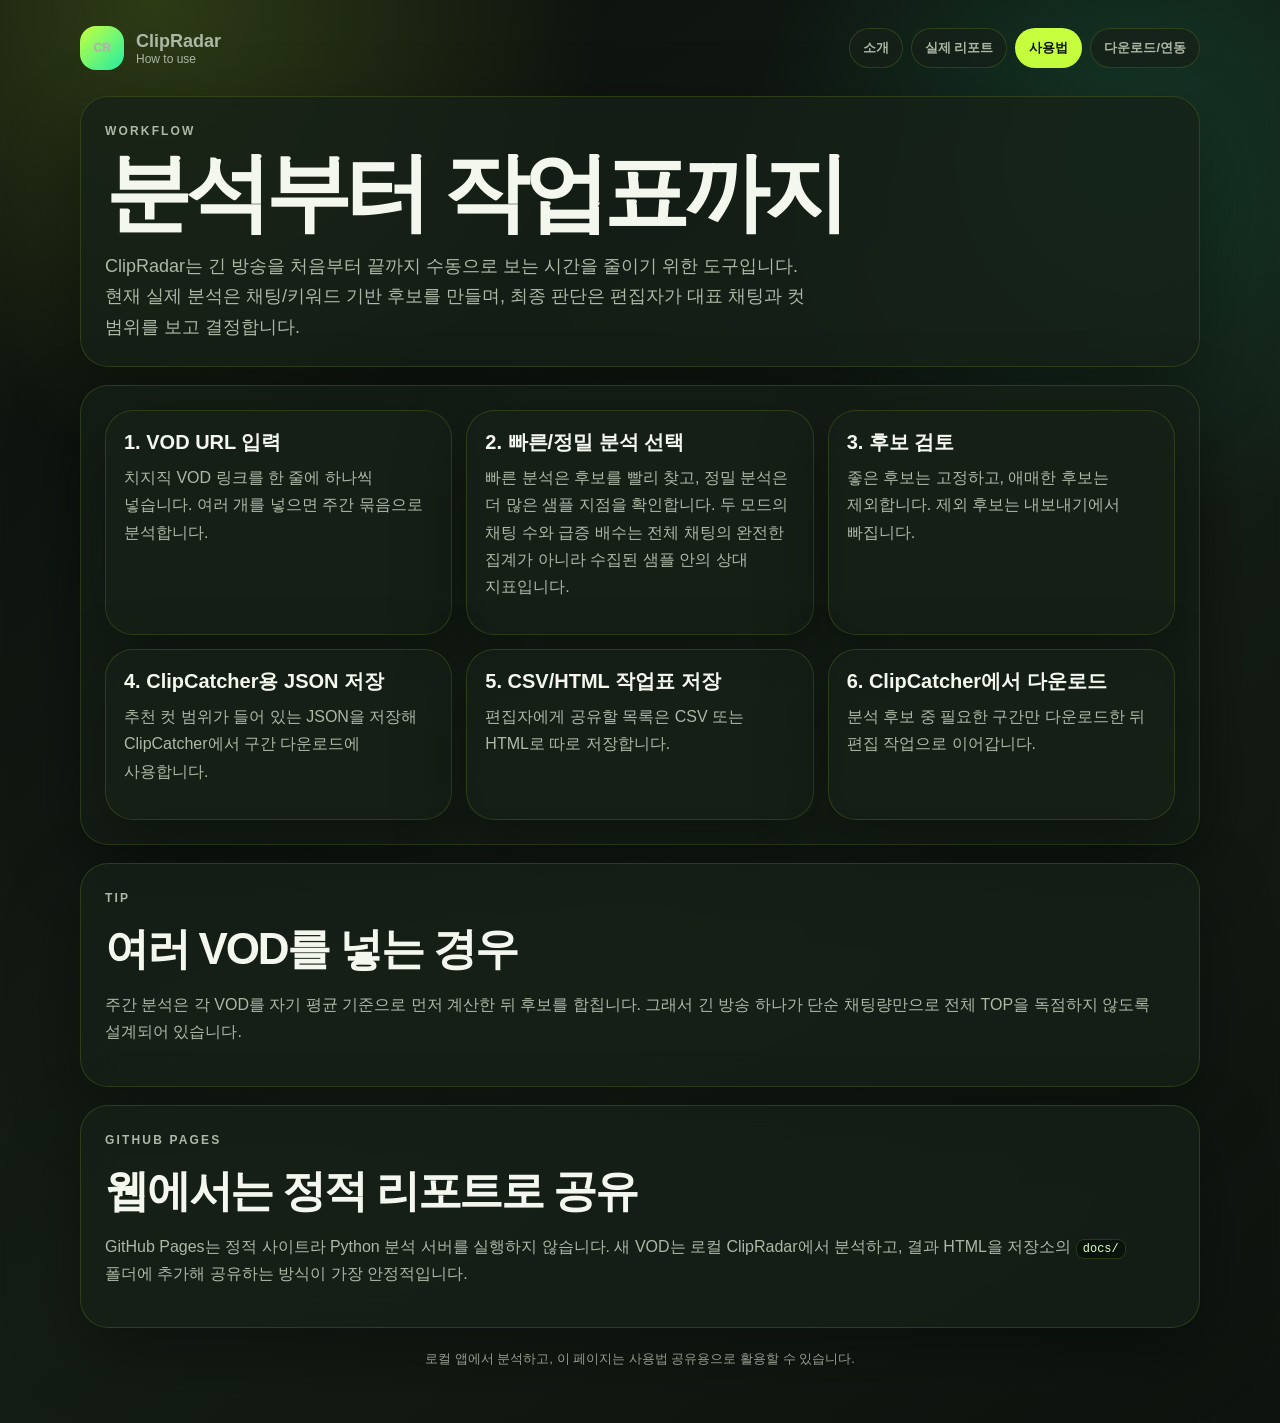
<file: docs/usage.html>
<!doctype html>
<html lang="ko">
  <head>
    <meta charset="utf-8" />
    <meta name="viewport" content="width=device-width, initial-scale=1" />
    <title>ClipRadar - 사용법</title>
    <link rel="stylesheet" href="./assets/site.css" />
  </head>
  <body>
    <main class="site-shell">
      <nav class="site-nav">
        <a class="brand" href="./index.html">
          <span class="brand-mark">CR</span>
          <span><strong>ClipRadar</strong><span>How to use</span></span>
        </a>
        <div class="nav-links">
          <a href="./index.html">소개</a>
          <a href="./sample-report.html">실제 리포트</a>
          <a class="active" href="./usage.html">사용법</a>
          <a href="./integration.html">다운로드/연동</a>
        </div>
      </nav>

      <section class="section panel">
        <p class="eyebrow">Workflow</p>
        <h1>분석부터 작업표까지</h1>
        <p class="lead">
          ClipRadar는 긴 방송을 처음부터 끝까지 수동으로 보는 시간을 줄이기 위한 도구입니다.
          현재 실제 분석은 채팅/키워드 기반 후보를 만들며, 최종 판단은 편집자가 대표 채팅과 컷 범위를 보고 결정합니다.
        </p>
      </section>

      <section class="section panel">
        <div class="grid">
          <article class="step-card">
            <h3>1. VOD URL 입력</h3>
            <p>치지직 VOD 링크를 한 줄에 하나씩 넣습니다. 여러 개를 넣으면 주간 묶음으로 분석합니다.</p>
          </article>
          <article class="step-card">
            <h3>2. 빠른/정밀 분석 선택</h3>
            <p>빠른 분석은 후보를 빨리 찾고, 정밀 분석은 더 많은 샘플 지점을 확인합니다. 두 모드의 채팅 수와 급증 배수는 전체 채팅의 완전한 집계가 아니라 수집된 샘플 안의 상대 지표입니다.</p>
          </article>
          <article class="step-card">
            <h3>3. 후보 검토</h3>
            <p>좋은 후보는 고정하고, 애매한 후보는 제외합니다. 제외 후보는 내보내기에서 빠집니다.</p>
          </article>
          <article class="step-card">
            <h3>4. ClipCatcher용 JSON 저장</h3>
            <p>추천 컷 범위가 들어 있는 JSON을 저장해 ClipCatcher에서 구간 다운로드에 사용합니다.</p>
          </article>
          <article class="step-card">
            <h3>5. CSV/HTML 작업표 저장</h3>
            <p>편집자에게 공유할 목록은 CSV 또는 HTML로 따로 저장합니다.</p>
          </article>
          <article class="step-card">
            <h3>6. ClipCatcher에서 다운로드</h3>
            <p>분석 후보 중 필요한 구간만 다운로드한 뒤 편집 작업으로 이어갑니다.</p>
          </article>
        </div>
      </section>

      <section class="section panel">
        <p class="eyebrow">Tip</p>
        <h2>여러 VOD를 넣는 경우</h2>
        <p>
          주간 분석은 각 VOD를 자기 평균 기준으로 먼저 계산한 뒤 후보를 합칩니다.
          그래서 긴 방송 하나가 단순 채팅량만으로 전체 TOP을 독점하지 않도록 설계되어 있습니다.
        </p>
      </section>

      <section class="section panel">
        <p class="eyebrow">GitHub Pages</p>
        <h2>웹에서는 정적 리포트로 공유</h2>
        <p>
          GitHub Pages는 정적 사이트라 Python 분석 서버를 실행하지 않습니다.
          새 VOD는 로컬 ClipRadar에서 분석하고, 결과 HTML을 저장소의 <code>docs/</code> 폴더에 추가해 공유하는 방식이 가장 안정적입니다.
        </p>
      </section>

      <p class="footer">로컬 앱에서 분석하고, 이 페이지는 사용법 공유용으로 활용할 수 있습니다.</p>
    </main>
  </body>
</html>
</file>
<file: styles.css>
:root {
  --bg: #111411;
  --panel: #1a211b;
  --panel-strong: #202b22;
  --ink: #f1f5e9;
  --muted: #aab5a1;
  --line: #344132;
  --accent: #c6ff3d;
  --accent-2: #24f0a6;
  --hot: #ff6b35;
  --cold: #5b6a55;
  --shadow: 0 24px 80px rgba(0, 0, 0, 0.32);
}

* {
  box-sizing: border-box;
}

body {
  margin: 0;
  min-height: 100vh;
  color: var(--ink);
  background:
    radial-gradient(circle at top left, rgba(198, 255, 61, 0.18), transparent 30rem),
    radial-gradient(circle at top right, rgba(36, 240, 166, 0.12), transparent 28rem),
    linear-gradient(145deg, #0d100d 0%, #171d17 55%, #101510 100%);
  font-family: ui-sans-serif, "Pretendard", "Apple SD Gothic Neo", "Noto Sans KR", sans-serif;
  word-break: keep-all;
  overflow-wrap: break-word;
}

button,
select {
  font: inherit;
}

.shell {
  width: min(1180px, calc(100% - 32px));
  margin: 0 auto;
  padding: 42px 0 36px;
}

.hero {
  display: grid;
  grid-template-columns: 1fr 280px;
  gap: 28px;
  align-items: end;
  margin-bottom: 24px;
}

.eyebrow {
  margin: 0 0 12px;
  color: var(--accent);
  font-size: 12px;
  font-weight: 800;
  letter-spacing: 0.18em;
  text-transform: uppercase;
}

h1,
h2,
h3,
p {
  margin-top: 0;
}

h1 {
  max-width: 740px;
  margin-bottom: 18px;
  font-size: clamp(42px, 8vw, 86px);
  line-height: 0.95;
  letter-spacing: -0.07em;
}

h2 {
  margin-bottom: 0;
  font-size: clamp(24px, 4vw, 38px);
  letter-spacing: -0.04em;
}

.hero-copy {
  max-width: 620px;
  margin-bottom: 0;
  color: var(--muted);
  font-size: 18px;
  line-height: 1.7;
}

.panel,
.score-card,
.summary-card,
.moment-card,
.streamer-strip {
  border: 1px solid rgba(198, 255, 61, 0.13);
  border-radius: 28px;
  background: rgba(26, 33, 27, 0.78);
  box-shadow: var(--shadow);
  backdrop-filter: blur(18px);
}

.score-card {
  padding: 24px;
  background:
    linear-gradient(160deg, rgba(198, 255, 61, 0.18), transparent),
    var(--panel);
}

.score-card span,
.score-card small {
  display: block;
  color: var(--muted);
}

.score-card strong {
  display: block;
  margin: 8px 0;
  color: var(--accent);
  font-size: 64px;
  line-height: 1;
}

.analyzer {
  display: grid;
  grid-template-columns: 1fr 1.15fr;
  gap: 22px;
  align-items: end;
  margin-bottom: 18px;
}

.analyzer p {
  margin: 12px 0 0;
  color: var(--muted);
  line-height: 1.7;
}

.analyzer-form {
  display: grid;
  grid-template-columns: 1fr auto;
  gap: 12px;
}

.analyzer-form input,
.analyzer-form textarea {
  min-height: 52px;
  border: 1px solid var(--line);
  border-radius: 16px;
  color: var(--ink);
  background: #101610;
  padding: 0 16px;
  font: inherit;
}

.analyzer-form textarea {
  min-height: 118px;
  padding: 16px;
  line-height: 1.55;
  resize: vertical;
}

.analyzer-form span {
  grid-column: 1 / -1;
  color: var(--muted);
  font-size: 13px;
  font-weight: 800;
}

.controls {
  display: grid;
  grid-template-columns: 1fr;
  gap: 16px;
  align-items: stretch;
  padding: 18px;
  margin-bottom: 18px;
}

.control-filters {
  display: grid;
  grid-template-columns: minmax(260px, 2fr) minmax(180px, 1fr) minmax(160px, 0.85fr) minmax(142px, auto);
  gap: 14px;
  align-items: end;
  min-width: 0;
}

.control-actions {
  display: flex;
  flex-wrap: wrap;
  gap: 10px;
  justify-content: flex-end;
  border-top: 1px solid rgba(198, 255, 61, 0.1);
  padding-top: 14px;
}

label {
  display: grid;
  gap: 8px;
  color: var(--muted);
  font-size: 13px;
  font-weight: 700;
  min-width: 0;
}

select,
button {
  min-height: 48px;
  border: 1px solid var(--line);
  border-radius: 16px;
  color: var(--ink);
  background: #101610;
  padding: 0 14px;
  min-width: 0;
}

select {
  width: 100%;
  overflow: hidden;
  text-overflow: ellipsis;
}

button {
  border: 0;
  color: #111411;
  background: linear-gradient(135deg, var(--accent), var(--accent-2));
  font-weight: 900;
  cursor: pointer;
  white-space: nowrap;
}

button.secondary,
#toggleExcludedButton {
  border: 1px solid rgba(198, 255, 61, 0.2);
  color: var(--ink);
  background: rgba(16, 22, 16, 0.88);
}

#toggleExcludedButton {
  width: 100%;
}

.control-actions button {
  min-height: 42px;
  padding: 0 13px;
}

.streamer-strip {
  display: grid;
  grid-template-columns: auto minmax(0, 1fr);
  gap: 18px;
  align-items: center;
  padding: 18px;
  margin-bottom: 18px;
  background:
    linear-gradient(110deg, rgba(198, 255, 61, 0.1), transparent 45%),
    rgba(26, 33, 27, 0.78);
}

.streamer-avatar {
  position: relative;
  overflow: hidden;
  display: grid;
  width: 72px;
  height: 72px;
  place-items: center;
  border: 1px solid rgba(198, 255, 61, 0.28);
  border-radius: 24px;
  background: rgba(16, 22, 16, 0.84);
}

.streamer-avatar img,
.streamer-avatar span {
  width: 100%;
  height: 100%;
}

.streamer-avatar img {
  display: none;
  object-fit: cover;
}

.streamer-avatar span {
  display: grid;
  place-items: center;
  color: #101510;
  background: linear-gradient(135deg, var(--accent), var(--accent-2));
  font-size: 30px;
  font-weight: 950;
}

.streamer-info {
  min-width: 0;
}

.streamer-info .eyebrow {
  margin-bottom: 6px;
}

.streamer-info h2 {
  overflow: hidden;
  margin-bottom: 6px;
  text-overflow: ellipsis;
  white-space: nowrap;
}

.streamer-info p {
  overflow: hidden;
  margin: 0;
  color: var(--muted);
  text-overflow: ellipsis;
  white-space: nowrap;
}

.summary-grid {
  display: grid;
  grid-template-columns: repeat(4, 1fr);
  gap: 14px;
  margin-bottom: 18px;
}

.summary-card {
  padding: 20px;
}

.summary-card span,
.summary-card small {
  display: block;
  color: var(--muted);
}

.summary-card strong {
  display: block;
  margin: 8px 0;
  font-size: 28px;
}

.panel {
  padding: 20px;
  margin-top: 14px;
}

.metric-rules {
  display: grid;
  grid-template-columns: 220px 1fr;
  gap: 24px;
  align-items: start;
}

.rule-grid {
  display: grid;
  grid-template-columns: repeat(3, minmax(240px, 1fr));
  gap: 12px;
}

.rule-grid article {
  border: 1px solid var(--line);
  border-radius: 20px;
  background: rgba(16, 22, 16, 0.65);
  padding: 16px;
}

.rule-grid strong {
  display: block;
  margin-bottom: 8px;
  color: var(--accent);
}

.rule-grid p {
  margin: 0;
  color: var(--muted);
  font-size: 13px;
  line-height: 1.55;
  word-break: keep-all;
  overflow-wrap: break-word;
}

.confidence-guide,
.export-guide {
  display: grid;
  grid-template-columns: minmax(220px, 0.72fr) minmax(0, 1.28fr);
  gap: 18px;
  margin-top: 14px;
  align-items: start;
}

.confidence-guide > div > p,
.export-guide > div > p {
  margin: 10px 0 0;
  color: var(--muted);
  line-height: 1.6;
}

.confidence-grid,
.export-uses {
  display: grid;
  gap: 10px;
}

.confidence-grid {
  grid-template-columns: repeat(4, minmax(0, 1fr));
}

.export-uses {
  grid-template-columns: repeat(3, minmax(0, 1fr));
}

.confidence-grid article,
.export-uses article {
  border: 1px solid var(--line);
  border-radius: 18px;
  background: rgba(16, 22, 16, 0.72);
  padding: 14px;
}

.confidence-grid strong,
.export-uses strong {
  display: block;
  margin-bottom: 8px;
  color: var(--accent-2);
}

.confidence-grid p,
.export-uses p {
  margin: 0;
  color: var(--muted);
  font-size: 13px;
  line-height: 1.45;
}

.section-heading {
  display: flex;
  justify-content: space-between;
  gap: 24px;
  margin-bottom: 22px;
}

.section-heading > p {
  max-width: 420px;
  margin: 0;
  color: var(--muted);
  line-height: 1.6;
}

.timeline {
  display: grid;
  gap: 12px;
}

.timeline-tabs {
  display: flex;
  flex-wrap: wrap;
  gap: 8px;
  margin: -4px 0 18px;
}

.timeline-tab {
  min-height: 38px;
  border: 1px solid var(--line);
  border-radius: 999px;
  color: var(--muted);
  background: rgba(16, 22, 16, 0.74);
  padding: 0 14px;
  font-size: 13px;
}

.timeline-tab.active {
  color: #101510;
  background: var(--accent);
}

.weekly-overview {
  display: grid;
  grid-template-columns: repeat(auto-fit, minmax(260px, 1fr));
  gap: 12px;
}

.weekly-vod-card {
  border: 1px solid var(--line);
  border-radius: 22px;
  background:
    linear-gradient(135deg, rgba(198, 255, 61, 0.08), transparent 45%),
    rgba(16, 22, 16, 0.72);
  padding: 16px;
}

.weekly-vod-card strong {
  display: block;
  margin-bottom: 8px;
  color: var(--ink);
  font-size: 16px;
  line-height: 1.35;
}

.weekly-vod-card p {
  margin: 0 0 12px;
  color: var(--muted);
  font-size: 13px;
  line-height: 1.55;
}

.weekly-vod-stats {
  display: grid;
  grid-template-columns: repeat(3, 1fr);
  gap: 8px;
  margin-bottom: 12px;
}

.weekly-vod-stats span {
  border: 1px solid rgba(198, 255, 61, 0.1);
  border-radius: 14px;
  background: rgba(32, 43, 34, 0.65);
  padding: 10px;
  color: var(--muted);
  font-size: 11px;
  font-weight: 800;
}

.weekly-vod-stats b {
  display: block;
  margin-top: 4px;
  color: var(--accent);
  font-size: 17px;
}

.weekly-score-bar {
  overflow: hidden;
  height: 8px;
  border-radius: 999px;
  background: rgba(91, 106, 85, 0.4);
}

.weekly-score-bar span {
  display: block;
  height: 100%;
  border-radius: inherit;
  background: linear-gradient(90deg, var(--accent), var(--hot));
}

.timeline-row {
  display: grid;
  grid-template-columns: 98px 1fr 72px;
  gap: 14px;
  align-items: center;
}

.timeline-label,
.timeline-score {
  color: var(--muted);
  font-size: 13px;
  font-weight: 800;
}

.timeline-track {
  position: relative;
  display: grid;
  grid-template-columns: repeat(48, 1fr);
  gap: 3px;
  height: 28px;
}

.tick {
  border-radius: 8px;
  background: var(--cold);
  opacity: 0.45;
}

.tick.hot {
  background: linear-gradient(180deg, var(--accent), var(--hot));
  opacity: 1;
  box-shadow: 0 0 20px rgba(198, 255, 61, 0.28);
}

.moments {
  display: grid;
  gap: 14px;
}

.moment-card {
  display: grid;
  grid-template-columns: 72px 1fr auto;
  gap: 18px;
  align-items: center;
  padding: 18px;
  background:
    linear-gradient(90deg, rgba(198, 255, 61, 0.08), transparent 40%),
    rgba(26, 33, 27, 0.9);
}

.moment-card.pinned {
  border-color: rgba(198, 255, 61, 0.55);
  background:
    linear-gradient(90deg, rgba(198, 255, 61, 0.18), transparent 48%),
    rgba(26, 33, 27, 0.94);
}

.moment-card.excluded {
  opacity: 0.58;
  filter: saturate(0.75);
}

.rank {
  display: grid;
  width: 56px;
  height: 56px;
  place-items: center;
  border-radius: 18px;
  color: #101510;
  background: var(--accent);
  font-size: 22px;
  font-weight: 950;
}

.moment-topline {
  display: flex;
  gap: 10px;
  align-items: center;
  margin-bottom: 8px;
}

.badge {
  border-radius: 999px;
  color: #111411;
  background: var(--accent-2);
  padding: 4px 10px;
  font-size: 12px;
  font-weight: 900;
}

.time {
  color: var(--muted);
  font-weight: 800;
}

.moment-card h3 {
  margin-bottom: 8px;
  font-size: 20px;
}

.reason {
  margin-bottom: 12px;
  color: var(--muted);
  line-height: 1.6;
}

.metrics,
.keywords,
.evidence-keywords {
  display: flex;
  flex-wrap: wrap;
  gap: 8px;
}

.metrics span,
.keywords span,
.evidence-keywords span {
  border: 1px solid var(--line);
  border-radius: 999px;
  padding: 6px 10px;
  color: var(--muted);
  font-size: 12px;
  font-weight: 800;
  line-height: 1.25;
  white-space: nowrap;
}

.keywords span {
  color: var(--accent);
}

.evidence-keywords {
  margin-top: 10px;
}

.evidence-keywords span {
  border-color: rgba(36, 240, 166, 0.2);
  color: var(--accent-2);
  background: rgba(36, 240, 166, 0.06);
}

.chat-samples {
  display: grid;
  gap: 8px;
  margin-top: 12px;
}

.chat-samples blockquote {
  display: grid;
  grid-template-columns: auto 1fr;
  gap: 10px;
  margin: 0;
  border-left: 3px solid rgba(198, 255, 61, 0.48);
  border-radius: 12px;
  background: rgba(16, 22, 16, 0.72);
  padding: 10px 12px;
  color: var(--muted);
  font-size: 12px;
  line-height: 1.45;
}

.chat-samples time {
  color: var(--accent);
  font-weight: 900;
  white-space: nowrap;
}

.chat-samples span {
  word-break: keep-all;
  overflow-wrap: anywhere;
}

.review-actions {
  display: grid;
  gap: 10px;
  min-width: 132px;
}

.review-actions button,
.moment-card a {
  border-radius: 16px;
  padding: 14px 16px;
  font-size: 13px;
  text-align: center;
  white-space: nowrap;
}

.review-actions button {
  min-height: 42px;
}

.review-actions .pin-button {
  color: #101510;
  background: var(--accent);
}

.review-actions .exclude-button {
  border: 1px solid rgba(255, 107, 53, 0.28);
  color: #ffd7c9;
  background: rgba(255, 107, 53, 0.16);
}

.moment-card a {
  color: var(--ink);
  background: #101610;
  text-decoration: none;
  font-weight: 900;
}

@media (max-width: 820px) {
  .hero,
  .analyzer,
  .summary-grid,
  .moment-card,
  .streamer-strip,
  .metric-rules,
  .confidence-guide,
  .export-guide,
  .section-heading {
    grid-template-columns: 1fr;
  }

  .section-heading {
    display: grid;
  }

  .summary-grid {
    grid-template-columns: repeat(2, 1fr);
  }

  .rule-grid {
    grid-template-columns: 1fr;
  }

  .confidence-grid,
  .export-uses {
    grid-template-columns: 1fr;
  }

  .control-filters {
    grid-template-columns: repeat(2, minmax(0, 1fr));
  }

  .control-report {
    grid-column: 1 / -1;
  }

  .control-actions {
    justify-content: flex-start;
  }

  .streamer-strip {
    grid-template-columns: auto minmax(0, 1fr);
  }

  .analyzer-form {
    grid-template-columns: 1fr;
  }

  .moment-card a {
    text-align: center;
  }

  .review-actions {
    grid-template-columns: repeat(3, 1fr);
    min-width: 0;
  }
}

@media (max-width: 520px) {
  .summary-grid {
    grid-template-columns: 1fr;
  }

  .timeline-row {
    grid-template-columns: 1fr;
  }

  .control-filters,
  .control-actions {
    grid-template-columns: 1fr;
  }

  .control-actions {
    display: grid;
  }

  .streamer-strip {
    grid-template-columns: 1fr;
    text-align: center;
  }

  .streamer-avatar {
    margin: 0 auto;
  }

  .streamer-info h2,
  .streamer-info p {
    white-space: normal;
  }

  .review-actions {
    grid-template-columns: 1fr;
  }

  .chat-samples blockquote {
    grid-template-columns: 1fr;
  }
}
</file>
<file: docs/assets/site.css>
:root {
  --bg: #0d130e;
  --panel: #172018;
  --panel-strong: #202b22;
  --ink: #f4f7ed;
  --muted: #aeb8a7;
  --line: #344132;
  --accent: #c6ff3d;
  --accent-2: #24f0a6;
  --hot: #ff6b35;
  --shadow: 0 24px 70px rgba(0, 0, 0, 0.34);
}

* {
  box-sizing: border-box;
}

body {
  margin: 0;
  min-height: 100vh;
  color: var(--ink);
  background:
    radial-gradient(circle at 12% 0%, rgba(198, 255, 61, 0.18), transparent 28rem),
    radial-gradient(circle at 88% 10%, rgba(36, 240, 166, 0.14), transparent 24rem),
    linear-gradient(145deg, #0b0f0c 0%, #141d15 58%, #0d130e 100%);
  font-family: ui-sans-serif, "Pretendard", "Apple SD Gothic Neo", "Noto Sans KR", sans-serif;
  word-break: keep-all;
  overflow-wrap: break-word;
}

a {
  color: inherit;
}

code {
  border: 1px solid rgba(198, 255, 61, 0.16);
  border-radius: 8px;
  background: rgba(9, 16, 10, 0.76);
  padding: 2px 6px;
  color: #dfffc4;
  font-size: 0.92em;
}

.site-shell {
  width: min(1120px, calc(100% - 32px));
  margin: 0 auto;
  padding: 26px 0 42px;
}

.site-nav {
  display: flex;
  align-items: center;
  justify-content: space-between;
  gap: 18px;
  margin-bottom: 26px;
}

.brand {
  display: flex;
  align-items: center;
  gap: 12px;
  text-decoration: none;
}

.brand-mark {
  display: grid;
  width: 44px;
  height: 44px;
  place-items: center;
  border-radius: 16px;
  background: linear-gradient(135deg, var(--accent), var(--accent-2));
  color: #101510;
  font-weight: 950;
}

.brand strong {
  display: block;
  font-size: 18px;
}

.brand span {
  color: var(--muted);
  font-size: 12px;
}

.nav-links {
  display: flex;
  flex-wrap: wrap;
  gap: 8px;
  justify-content: flex-end;
}

.nav-links a {
  border: 1px solid rgba(198, 255, 61, 0.14);
  border-radius: 999px;
  background: rgba(23, 32, 24, 0.72);
  padding: 10px 13px;
  color: var(--muted);
  font-size: 13px;
  font-weight: 850;
  text-decoration: none;
}

.nav-links a.active,
.nav-links a:hover {
  color: #101510;
  background: var(--accent);
}

.hero {
  display: grid;
  grid-template-columns: minmax(0, 1.2fr) minmax(280px, 0.8fr);
  gap: 16px;
  align-items: stretch;
}

.panel,
.mini-card,
.report-card,
.step-card {
  border: 1px solid rgba(198, 255, 61, 0.14);
  border-radius: 28px;
  background: rgba(23, 32, 24, 0.78);
  box-shadow: var(--shadow);
  backdrop-filter: blur(18px);
}

.hero-main {
  padding: clamp(26px, 4vw, 44px);
}

.eyebrow {
  margin: 0 0 12px;
  color: var(--accent);
  font-size: 12px;
  font-weight: 900;
  letter-spacing: 0.18em;
  text-transform: uppercase;
}

h1,
h2,
h3,
p {
  margin-top: 0;
}

h1 {
  margin-bottom: 18px;
  font-size: clamp(44px, 8vw, 86px);
  line-height: 0.92;
  letter-spacing: -0.07em;
}

h2 {
  margin-bottom: 12px;
  font-size: clamp(28px, 4vw, 44px);
  letter-spacing: -0.05em;
}

h3 {
  margin-bottom: 8px;
  font-size: 20px;
}

.lead {
  max-width: 720px;
  margin-bottom: 0;
  color: var(--muted);
  font-size: 18px;
  line-height: 1.75;
}

.hero-side {
  display: grid;
  gap: 12px;
}

.mini-card {
  padding: 20px;
}

.mini-card strong {
  display: block;
  margin-bottom: 8px;
  color: var(--accent);
  font-size: 28px;
}

.mini-card span,
.mini-card p {
  color: var(--muted);
  line-height: 1.6;
}

.cta-row {
  display: flex;
  flex-wrap: wrap;
  gap: 10px;
  margin-top: 22px;
}

.button {
  display: inline-flex;
  min-height: 46px;
  align-items: center;
  justify-content: center;
  border-radius: 999px;
  background: linear-gradient(135deg, var(--accent), var(--accent-2));
  color: #101510;
  padding: 0 18px;
  font-weight: 950;
  text-decoration: none;
}

.button.secondary {
  border: 1px solid rgba(198, 255, 61, 0.22);
  color: var(--ink);
  background: rgba(13, 19, 14, 0.82);
}

.section {
  margin-top: 18px;
  padding: 24px;
}

.compact-section {
  padding: 16px;
}

.grid {
  display: grid;
  grid-template-columns: repeat(3, 1fr);
  gap: 14px;
}

.grid.two {
  grid-template-columns: repeat(2, 1fr);
}

.step-card,
.report-card {
  padding: 18px;
}

.step-card p,
.report-card p,
.section > p {
  color: var(--muted);
  line-height: 1.7;
}

.report-card {
  display: grid;
  gap: 12px;
}

.report-meta {
  display: flex;
  flex-wrap: wrap;
  gap: 8px;
}

.report-meta span {
  border: 1px solid rgba(198, 255, 61, 0.14);
  border-radius: 999px;
  padding: 7px 9px;
  color: var(--muted);
  font-size: 12px;
  font-weight: 850;
}

.score {
  color: var(--accent);
  font-size: 42px;
  font-weight: 950;
  line-height: 1;
}

.report-hero {
  display: grid;
  grid-template-columns: minmax(0, 1fr) auto;
  gap: 18px;
  align-items: end;
  padding: clamp(26px, 4vw, 44px);
}

.scan-badge {
  display: grid;
  min-width: 180px;
  place-items: center;
  border: 1px solid rgba(198, 255, 61, 0.24);
  border-radius: 28px;
  background: rgba(9, 16, 10, 0.58);
  padding: 22px;
  text-align: center;
}

.scan-badge strong {
  color: var(--accent);
  font-size: 42px;
  line-height: 1;
}

.scan-badge span {
  margin-top: 8px;
  color: var(--muted);
  font-weight: 850;
}

.stat-strip {
  display: flex;
  flex-wrap: wrap;
  gap: 10px;
}

.stat-strip span {
  border: 1px solid rgba(198, 255, 61, 0.16);
  border-radius: 999px;
  background: rgba(9, 16, 10, 0.54);
  padding: 9px 12px;
  color: var(--muted);
  font-size: 13px;
  font-weight: 850;
}

.stat-strip strong {
  color: var(--ink);
}

.feature-card {
  align-content: start;
}

.feature-card .button {
  width: fit-content;
}

.moment-list {
  display: grid;
  gap: 12px;
}

.moment-row {
  display: grid;
  grid-template-columns: auto minmax(0, 1fr) auto;
  gap: 14px;
  align-items: center;
  border: 1px solid rgba(198, 255, 61, 0.14);
  border-radius: 22px;
  background: rgba(9, 16, 10, 0.42);
  padding: 16px;
}

.moment-row h3 {
  margin-bottom: 6px;
}

.moment-row p {
  margin-bottom: 10px;
  color: var(--muted);
  line-height: 1.65;
}

.rank-pill,
.moment-link {
  display: inline-flex;
  min-width: 52px;
  min-height: 42px;
  align-items: center;
  justify-content: center;
  border-radius: 999px;
  font-weight: 950;
}

.rank-pill {
  background: var(--accent);
  color: #101510;
}

.moment-link {
  border: 1px solid rgba(198, 255, 61, 0.18);
  color: var(--ink);
  text-decoration: none;
}

.moment-link:hover {
  background: var(--accent);
  color: #101510;
}

.code-box {
  overflow: auto;
  border: 1px solid var(--line);
  border-radius: 20px;
  background: #09100a;
  padding: 18px;
  color: #dfffc4;
  font-size: 13px;
  line-height: 1.65;
}

.footer {
  margin-top: 22px;
  color: var(--muted);
  font-size: 13px;
  text-align: center;
}

@media (max-width: 820px) {
  .site-nav,
  .hero {
    grid-template-columns: 1fr;
  }

  .site-nav {
    display: grid;
  }

  .nav-links {
    justify-content: flex-start;
  }

  .grid,
  .grid.two {
    grid-template-columns: 1fr;
  }

  .report-hero,
  .moment-row {
    grid-template-columns: 1fr;
  }

  .scan-badge {
    min-width: 0;
  }

  .moment-link {
    width: fit-content;
  }
}
</file>
